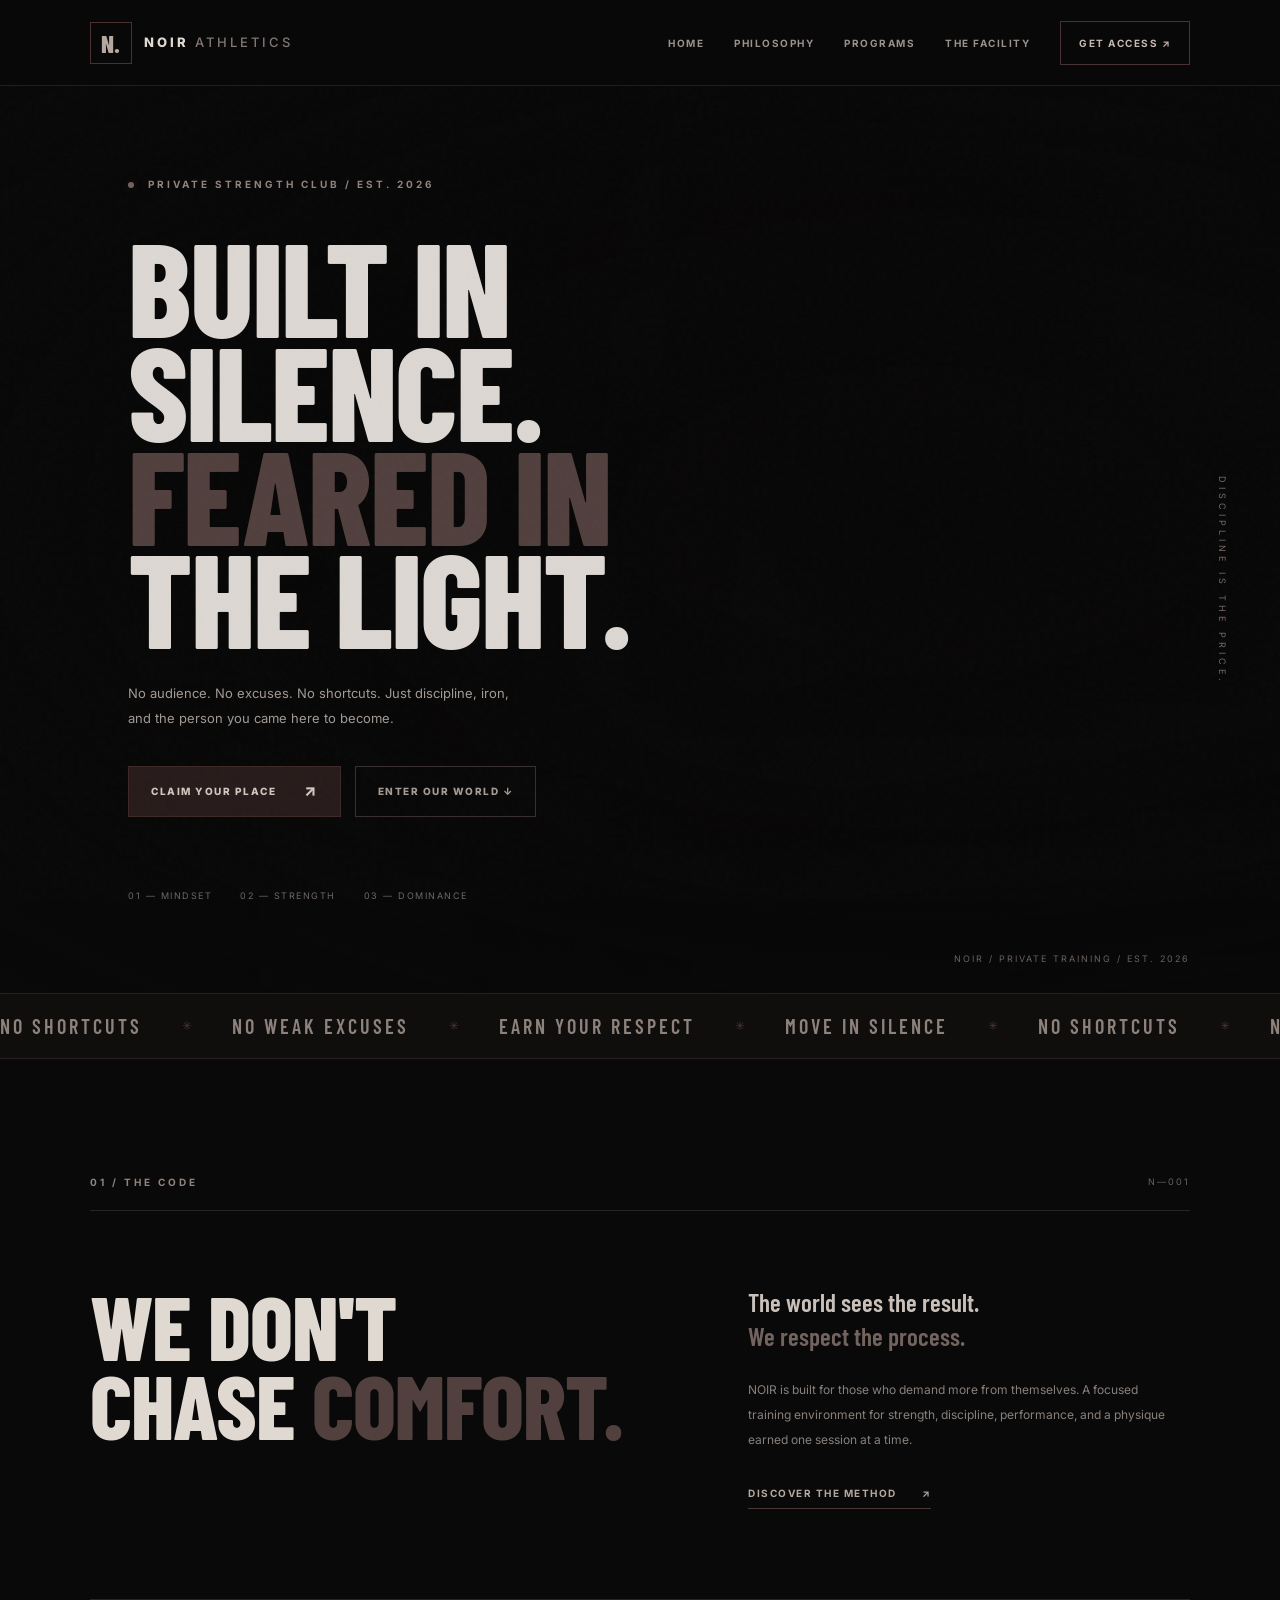
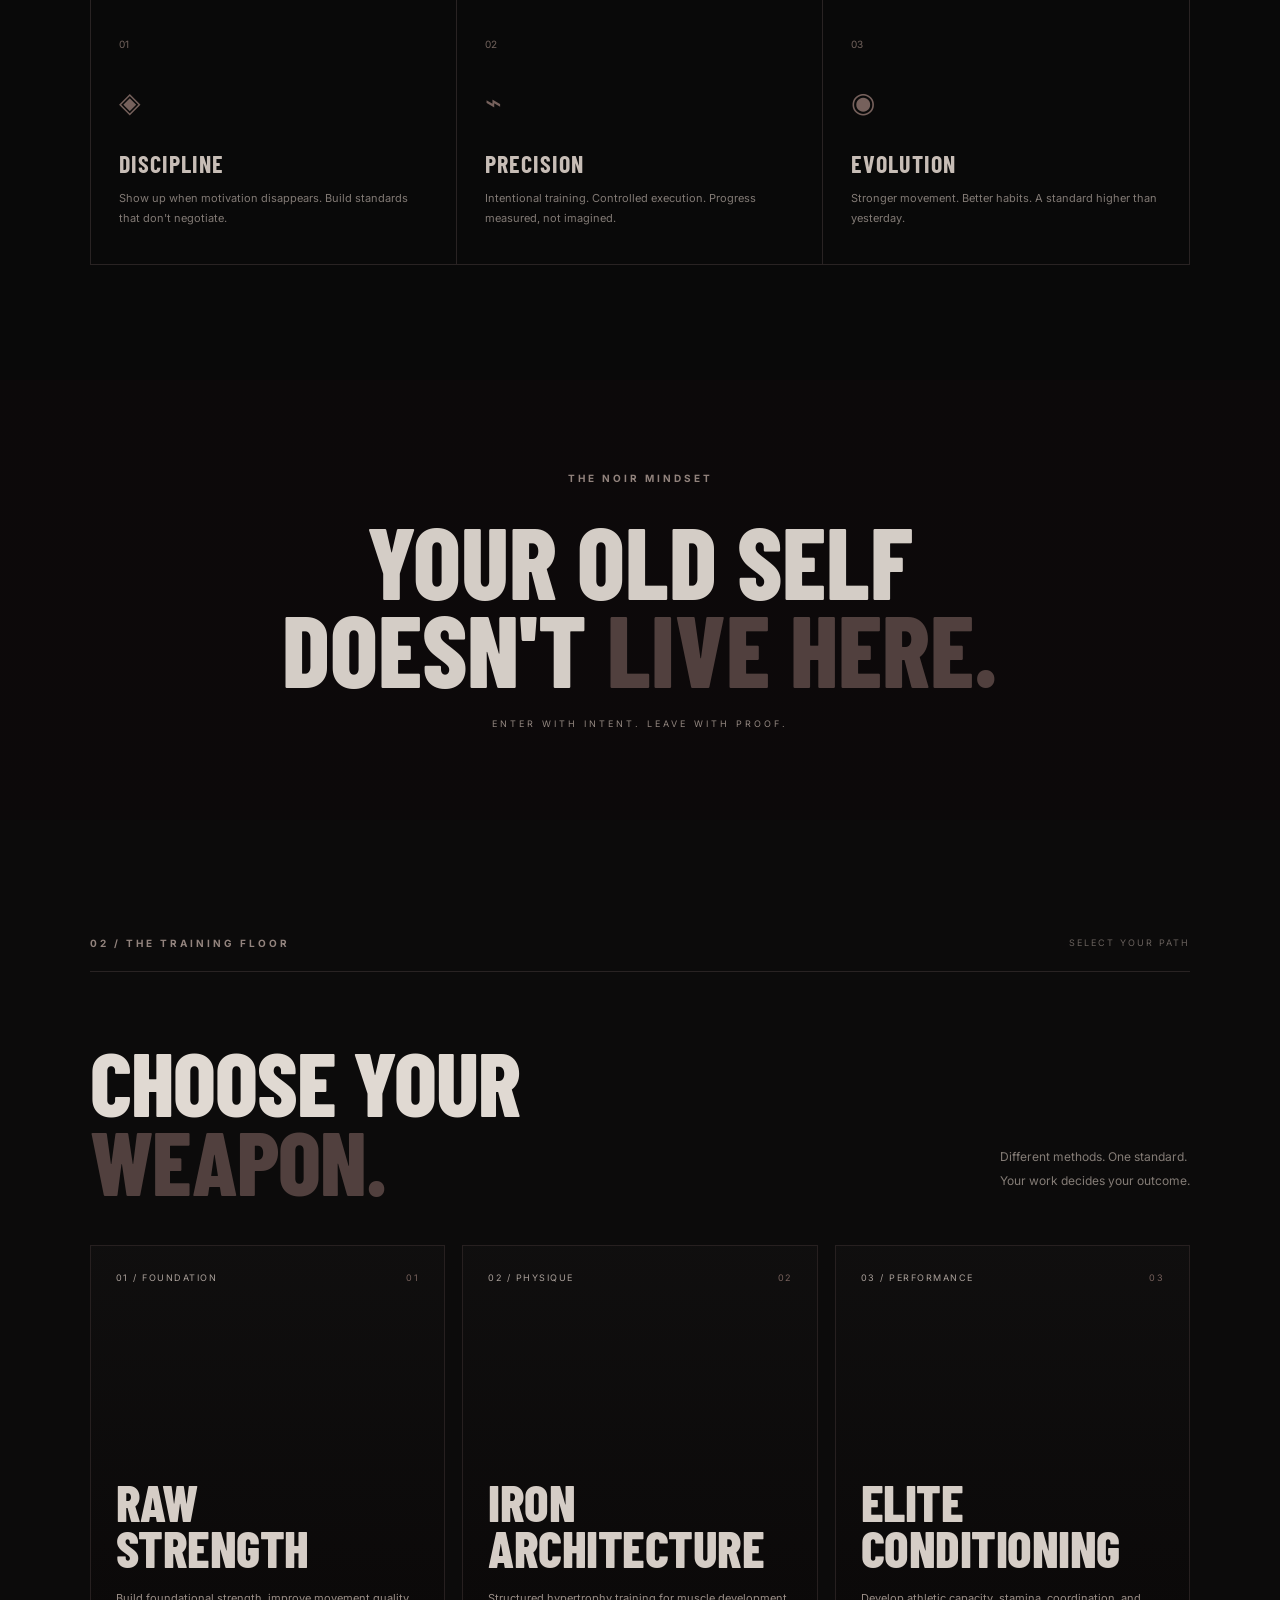
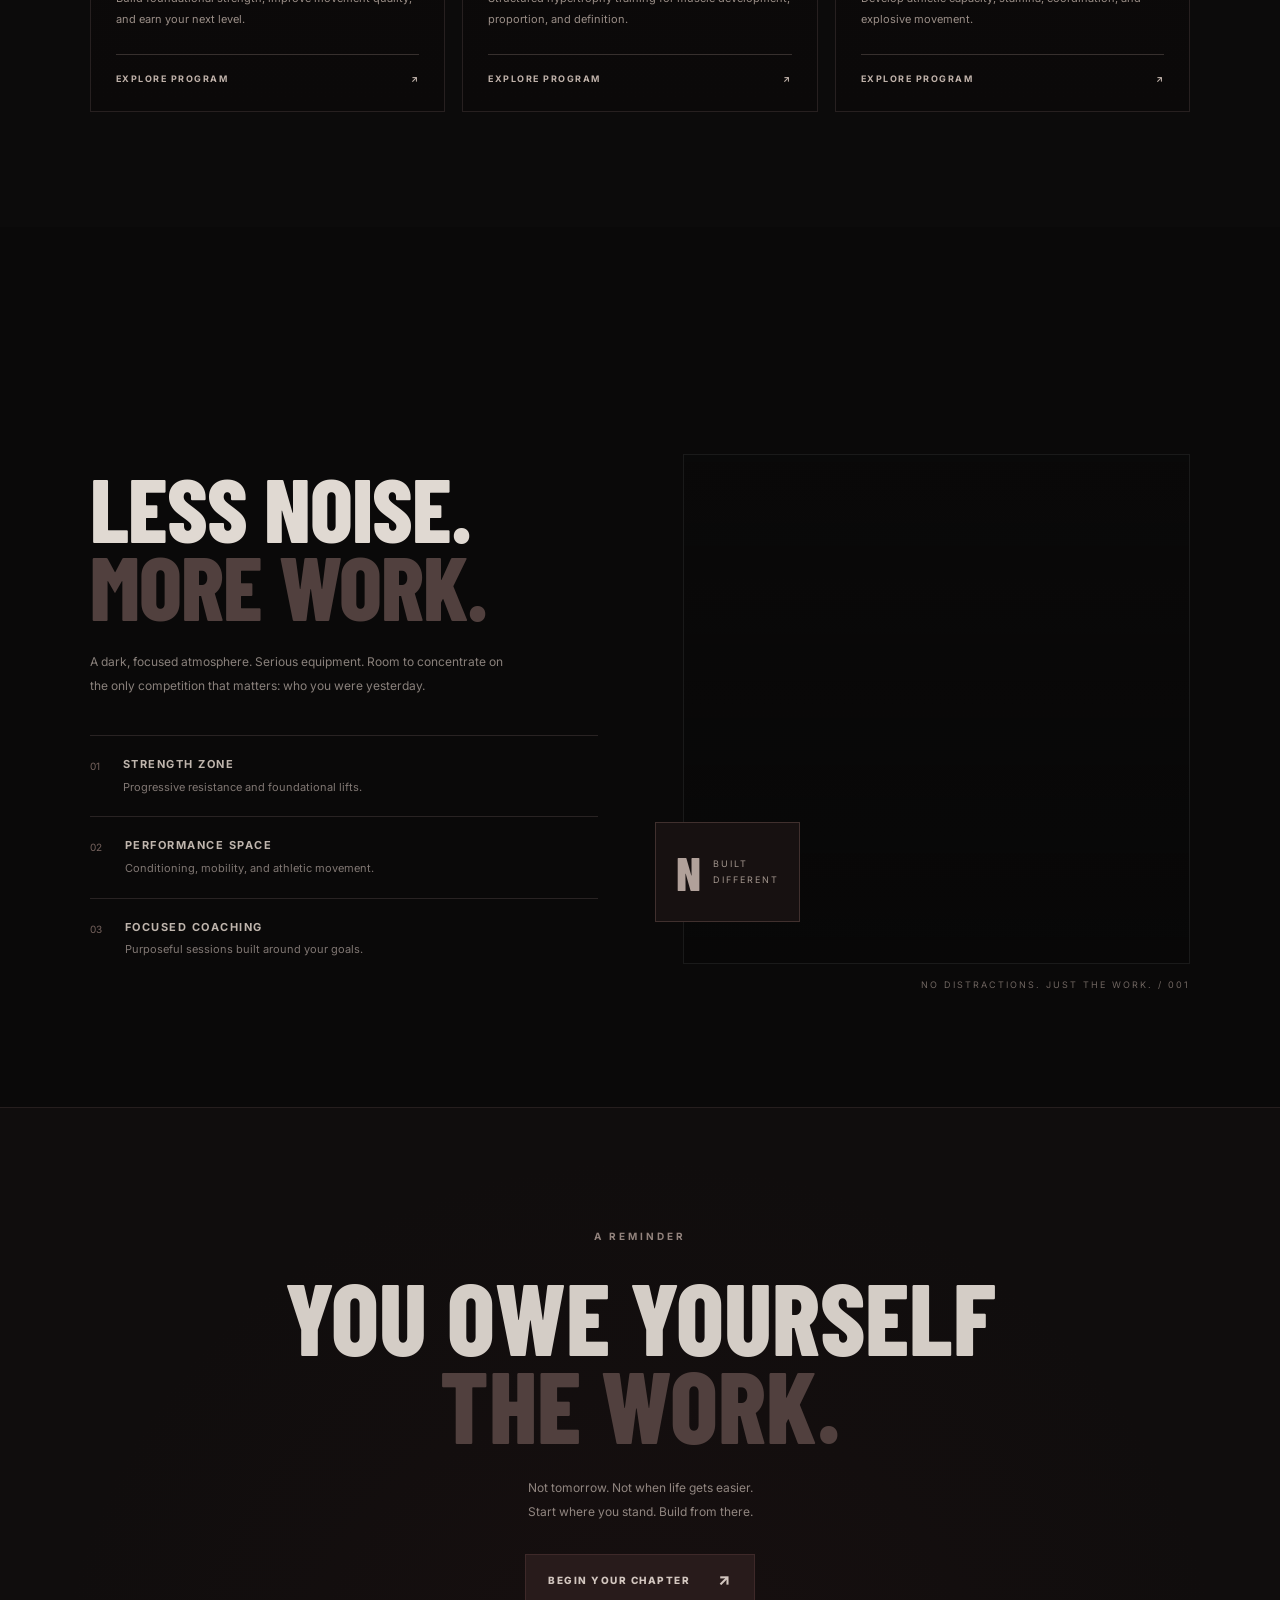
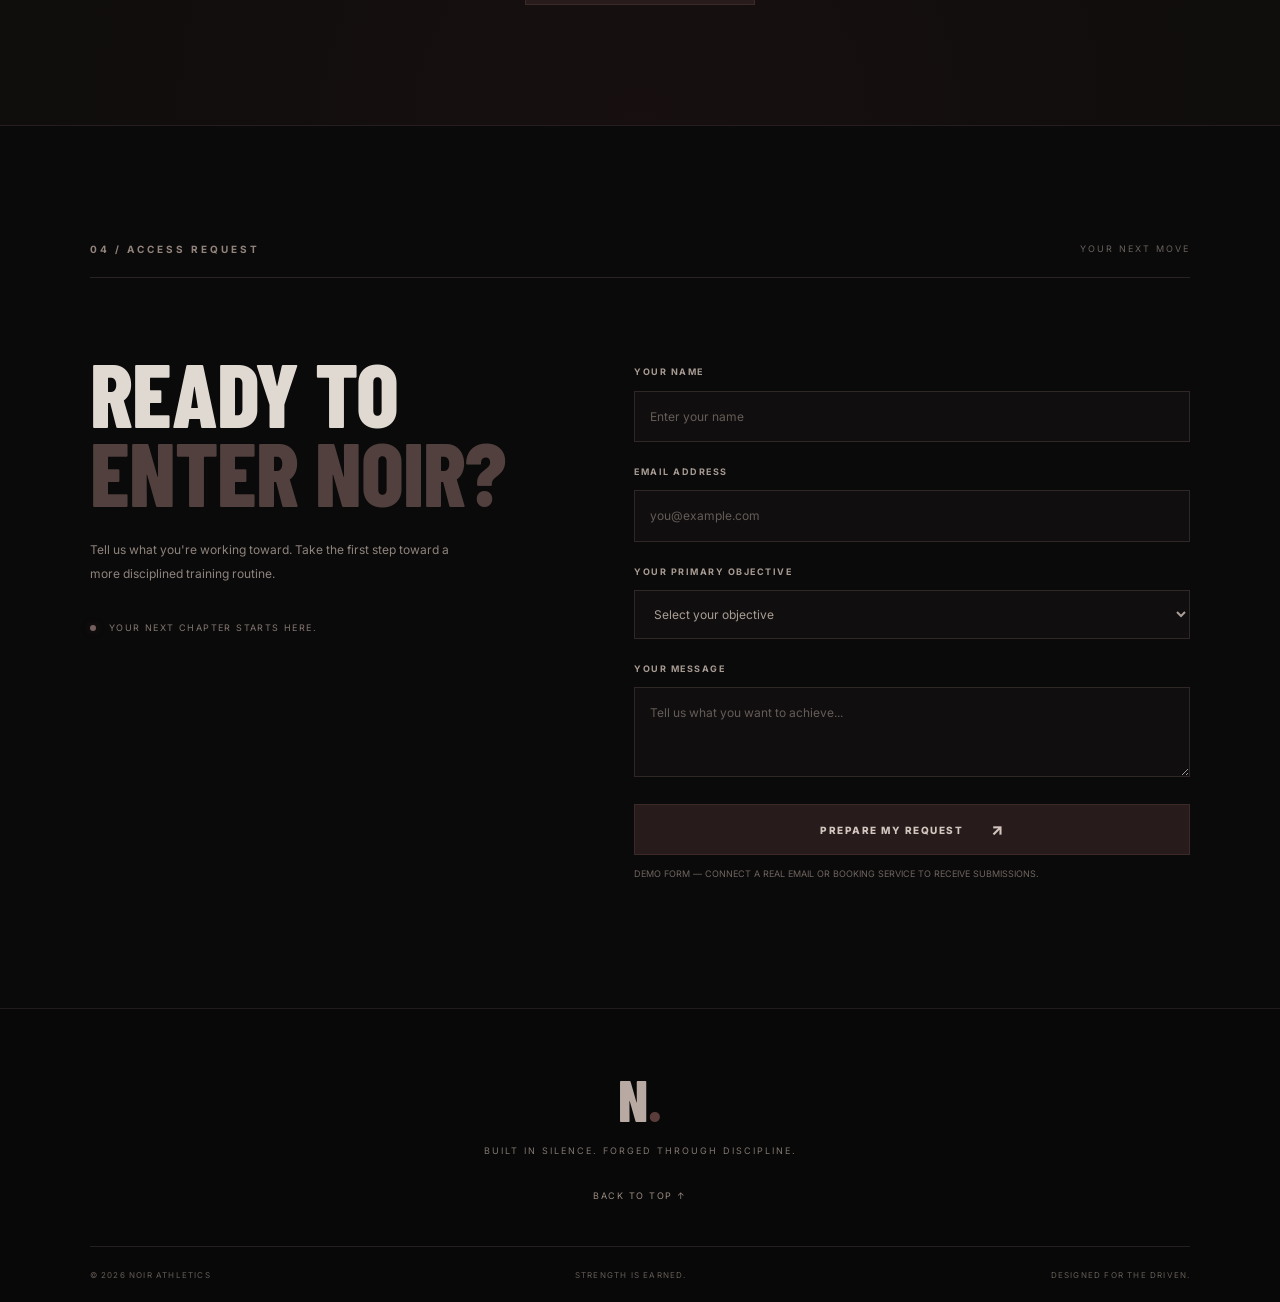
<file: index.html>
<!DOCTYPE html>
<html lang="en">
<head>
    <meta charset="UTF-8">
    <meta name="viewport" content="width=device-width, initial-scale=1.0">
    <meta name="theme-color" content="#090909">
    <meta name="description" content="NOIR ATHLETICS — Private strength training. Built in silence. Forged through discipline.">
    <title>NOIR ATHLETIChiS | Enter The Dark</title>

    <link rel="stylesheet" href="style2.css">
    <link rel="preconnect" href="https://fonts.googleapis.com">
    <link rel="preconnect" href="https://fonts.gstatic.com" crossorigin>
    <link href="https://fonts.googleapis.com/css2?family=Barlow+Condensed:wght@400;500;600;700;800;900&family=Inter:wght@400;500;600;700;800&display=swap" rel="stylesheet">
</head>

<body>
    <div class="noise"></div>

    <header class="header" id="top">
        <a href="#home" class="logo">
            <span class="logo-mark">N.</span>
            <span class="logo-text">NOIR<span> ATHLETICS</span></span>
        </a>

        <button class="menu-toggle" id="menuToggle"
                aria-label="Open navigation" aria-expanded="false">
            <span></span><span></span><span></span>
        </button>

        <nav class="nav" id="nav">
            <a href="#home">HOME</a>
            <a href="#philosophy">PHILOSOPHY</a>
            <a href="#programs">PROGRAMS</a>
            <a href="#facility">THE FACILITY</a>
            <a href="#contact" class="nav-cta">GET ACCESS ↗</a>
        </nav>
    </header>

    <main>
        <section class="hero" id="home">
            <div class="hero-bg"></div>
            <div class="hero-overlay"></div>

            <div class="hero-content reveal">
                <p class="eyebrow"><span class="status-dot"></span> PRIVATE STRENGTH CLUB / EST. 2026</p>

                <h1>BUILT IN<br>SILENCE.<br><span>FEARED IN</span><br>THE LIGHT.</h1>

                <p class="hero-description">
                    No audience. No excuses. No shortcuts.
                    Just discipline, iron, and the person you came here to become.
                </p>

                <div class="hero-actions">
                    <a href="#contact" class="btn btn-primary">CLAIM YOUR PLACE <span>↗</span></a>
                    <a href="#philosophy" class="btn btn-secondary">ENTER OUR WORLD ↓</a>
                </div>

                <div class="hero-meta">
                    <span>01 — MINDSET</span>
                    <span>02 — STRENGTH</span>
                    <span>03 — DOMINANCE</span>
                </div>
            </div>

            <div class="hero-side-label">DISCIPLINE IS THE PRICE.</div>
            <div class="hero-bottom-label">NOIR / PRIVATE TRAINING / EST. 2026</div>
        </section>

        <section class="ticker" aria-label="Our principles">
            <div class="ticker-track">
                <span>NO SHORTCUTS</span><i>✳</i>
                <span>NO WEAK EXCUSES</span><i>✳</i>
                <span>EARN YOUR RESPECT</span><i>✳</i>
                <span>MOVE IN SILENCE</span><i>✳</i>
                <span>NO SHORTCUTS</span><i>✳</i>
                <span>NO WEAK EXCUSES</span><i>✳</i>
                <span>EARN YOUR RESPECT</span><i>✳</i>
                <span>MOVE IN SILENCE</span><i>✳</i>
            </div>
        </section>

        <section class="philosophy section-pad" id="philosophy">
            <div class="section-top reveal">
                <p class="eyebrow">01 / THE CODE</p>
                <span class="section-index">N—001</span>
            </div>

            <div class="philosophy-grid">
                <div class="philosophy-heading reveal">
                    <h2>WE DON'T<br>CHASE <span>COMFORT.</span></h2>
                </div>

                <div class="philosophy-copy reveal">
                    <p class="large-copy">
                        The world sees the result.<br>
                        <span>We respect the process.</span>
                    </p>
                    <p class="body-copy">
                        NOIR is built for those who demand more from themselves.
                        A focused training environment for strength, discipline,
                        performance, and a physique earned one session at a time.
                    </p>
                    <a href="#programs" class="text-link">DISCOVER THE METHOD <span>↗</span></a>
                </div>
            </div>

            <div class="values-grid">
                <article class="value-card reveal">
                    <span class="value-number">01</span>
                    <div class="value-icon">◈</div>
                 <h3>DISCIPLINE</h3>
                    <p>Show up when motivation disappears. Build standards that don't negotiate.</p>
                </article>

                <article class="value-card reveal">
                    <span class="value-number">02</span>
                    <div class="value-icon">⌁</div>
                 <h3>PRECISION</h3>
                    <p>Intentional training. Controlled execution. Progress measured, not imagined.</p>
                </article>

                <article class="value-card reveal">
                    <span class="value-number">03</span>
                    <div class="value-icon">◉</div>
                 <h3>EVOLUTION</h3>
                    <p>Stronger movement. Better habits. A standard higher than yesterday.</p>
                </article>
            </div>
        </section>

        <section class="statement">
            <div class="statement-image"></div>
            <div class="statement-overlay"></div>
            <div class="statement-content reveal">
                <p class="eyebrow">THE NOIR MINDSET</p>
                <h2>YOUR OLD SELF<br>DOESN'T <span>LIVE HERE.</span></h2>
                <p>ENTER WITH INTENT. LEAVE WITH PROOF.</p>
            </div>
        </section>

        <section class="programs section-pad" id="programs">
            <div class="section-top reveal">
                <p class="eyebrow">02 / THE TRAINING FLOOR</p>
                <span class="section-index">SELECT YOUR PATH</span>
            </div>

            <div class="programs-heading reveal">
                <h2>CHOOSE YOUR<br><span>WEAPON.</span></h2>
                <p>Different methods. One standard.<br>Your work decides your outcome.</p>
            </div>

            <div class="program-grid">
                <article class="program-card program-one reveal">
                    <div class="program-image"></div>
                    <div class="program-content">
                        <div class="program-top"><span>01 / FOUNDATION</span><span>01</span></div>
                        <h3>RAW<br>STRENGTH</h3>
                        <p>Build foundational strength, improve movement quality, and earn your next level.</p>
                        <a href="#contact" class="program-link" data-program="Raw Strength">EXPLORE PROGRAM <span>↗</span></a>
                    </div>
                </article>

                <article class="program-card program-two reveal">
                    <div class="program-image"></div>
                    <div class="program-content">
                        <div class="program-top"><span>02 / PHYSIQUE</span><span>02</span></div>
                        <h3>IRON<br>ARCHITECTURE</h3>
                        <p>Structured hypertrophy training for muscle development, proportion, and definition.</p>
                        <a href="#contact" class="program-link" data-program="Iron Architecture">EXPLORE PROGRAM <span>↗</span></a>
                    </div>
                </article>

                <article class="program-card program-three reveal">
                    <div class="program-image"></div>
                    <div class="program-content">
                        <div class="program-top"><span>03 / PERFORMANCE</span><span>03</span></div>
                        <h3>ELITE<br>CONDITIONING</h3>
                        <p>Develop athletic capacity, stamina, coordination, and explosive movement.</p>
                        <a href="#contact" class="program-link" data-program="Elite Conditioning">EXPLORE PROGRAM <span>↗</span></a>
                    </div>
                </article>
            </div>
        </section>

        <section class="facility section-pad" id="facility">
            <div class="section-top reveal">
                <p class="eyebrow">03 / THE ENVIRONMENT</p>
                <span class="section-index">BUILT FOR FOCUS</span>
            </div>

            <div class="facility-grid">
                <div class="facility-copy reveal">
                    <h2>LESS NOISE.<br><span>MORE WORK.</span></h2>
                    <p>
                        A dark, focused atmosphere. Serious equipment.
                        Room to concentrate on the only competition that matters:
                        who you were yesterday.
                    </p>

                    <div class="facility-feature">
                        <span>01</span>
                        <div><h4>STRENGTH ZONE</h4><p>Progressive resistance and foundational lifts.</p></div>
                    </div>
                    <div class="facility-feature">
                        <span>02</span>
                        <div><h4>PERFORMANCE SPACE</h4><p>Conditioning, mobility, and athletic movement.</p></div>
                    </div>
                    <div class="facility-feature">
                        <span>03</span>
                        <div><h4>FOCUSED COACHING</h4><p>Purposeful sessions built around your goals.</p></div>
                    </div>
                </div>

                <div class="facility-visual reveal">
                    <div class="facility-photo"></div>
                    <div class="facility-stamp"><span>N</span><small>BUILT<br>DIFFERENT</small></div>
                    <p class="image-caption">NO DISTRACTIONS. JUST THE WORK. / 001</p>
                </div>
            </div>
        </section>

        <section class="manifesto">
            <div class="manifesto-inner reveal">
                <p class="eyebrow">A REMINDER</p>
                <h2>YOU OWE YOURSELF<br><span>THE WORK.</span></h2>
                <p>Not tomorrow. Not when life gets easier.<br>Start where you stand. Build from there.</p>
                <a href="#contact" class="btn btn-primary">BEGIN YOUR CHAPTER <span>↗</span></a>
            </div>
        </section>

        <section class="contact section-pad" id="contact">
            <div class="section-top reveal">
                <p class="eyebrow">04 / ACCESS REQUEST</p>
                <span class="section-index">YOUR NEXT MOVE</span>
            </div>

            <div class="contact-grid">
                <div class="contact-copy reveal">
                    <h2>READY TO<br><span>ENTER NOIR?</span></h2>
                    <p>Tell us what you're working toward. Take the first step toward a more disciplined training routine.</p>
                    <div class="contact-note"><span class="status-dot"></span> YOUR NEXT CHAPTER STARTS HERE.</div>
                </div>

                <form class="contact-form reveal" id="contactForm">
                    <label for="name">YOUR NAME</label>
                    <input id="name" name="name" type="text" placeholder="Enter your name" required>

                    <label for="email">EMAIL ADDRESS</label>
                    <input id="email" name="email" type="email" placeholder="you@example.com" required>

                    <label for="goal">YOUR PRIMARY OBJECTIVE</label>
                    <select id="goal" name="goal" required>
                        <option value="" disabled selected>Select your objective</option>
                        <option>Build muscle</option>
                        <option>Increase strength</option>
                        <option>Improve conditioning</option>
                        <option>Transform my physique</option>
                        <option>Personal training</option>
                    </select>

                    <label for="message">YOUR MESSAGE</label>
                    <textarea id="message" name="message" rows="3" placeholder="Tell us what you want to achieve..."></textarea>

                    <button class="btn btn-primary submit-btn" type="submit">
                        PREPARE MY REQUEST <span>↗</span>
                    </button>
                    <p class="form-note">DEMO FORM — CONNECT A REAL EMAIL OR BOOKING SERVICE TO RECEIVE SUBMISSIONS.</p>
                    <p class="form-status" id="formStatus" role="status" aria-live="polite"></p>
                </form>
            </div>
        </section>
    </main>

    <footer class="footer">
        <a href="#top" class="footer-brand">N<span>.</span></a>
        <p>BUILT IN SILENCE. FORGED THROUGH DISCIPLINE.</p>
        <a href="#top" class="back-top">BACK TO TOP ↑</a>
        <div class="footer-bottom">
            <span>© 2026 NOIR ATHLETICS</span>
            <span>STRENGTH IS EARNED.</span>
            <span>DESIGNED FOR THE DRIVEN.</span>
        </div>
    </footer>

    <script src="script2.js"></script>
</body>
</html>
</file>
<file: style2.css>
/* =========================================
   NOIR ATHLETICS
   Dark Mafia / Luxury Gym Website
   File: syle2.css
   ========================================= */

:root {
    --bg: #090909;
    --surface: #101010;
    --surface-2: #151212;
    --maroon: #281617;
    --maroon-light: #392122;
    --text: #d4cdc6;
    --muted: #89807a;
    --heading: #e0d9d2;
    --line: #292323;
    --heading-font: "Barlow Condensed", Impact, sans-serif;
    --body-font: "Inter", Arial, sans-serif;
    --container: 1240px;
}

* {
    margin: 0;
    padding: 0;
    box-sizing: border-box;
}

html {
    scroll-behavior: smooth;
    scroll-padding-top: 90px;
}

body {
    background: var(--bg);
    color: var(--text);
    font-family: var(--body-font);
    line-height: 1.6;
    overflow-x: hidden;
}

body.menu-open {
    overflow: hidden;
}

a {
    color: inherit;
    text-decoration: none;
}

button,
input,
select,
textarea {
    font: inherit;
}

button,
a {
    -webkit-tap-highlight-color: transparent;
}

button:focus-visible,
a:focus-visible,
input:focus-visible,
select:focus-visible,
textarea:focus-visible {
    outline: 2px solid #75615d;
    outline-offset: 4px;
}

::selection {
    background: #392122;
    color: #eee8e2;
}

/* TEXTURE */

.noise {
    position: fixed;
    inset: 0;
    z-index: 20;
    pointer-events: none;
    opacity: .035;
    background-image: url("data:image/svg+xml,%3Csvg viewBox='0 0 180 180' xmlns='http://www.w3.org/2000/svg'%3E%3Cfilter id='n'%3E%3CfeTurbulence type='fractalNoise' baseFrequency='.92' numOctaves='3' stitchTiles='stitch'/%3E%3C/filter%3E%3Crect width='100%25' height='100%25' filter='url(%23n)' opacity='.5'/%3E%3C/svg%3E");
}

/* HEADER */

.header {
    height: 86px;
    padding: 0 7%;
    display: flex;
    align-items: center;
    justify-content: space-between;
    position: sticky;
    top: 0;
    z-index: 100;
    background: rgba(9, 9, 9, .96);
    border-bottom: 1px solid #211e1e;
    backdrop-filter: blur(15px);
}

.logo {
    display: flex;
    align-items: center;
    gap: 12px;
}

.logo-mark {
    width: 42px;
    height: 42px;
    display: grid;
    place-items: center;
    border: 1px solid #4a3030;
    color: #b5a6a0;
    font: 800 25px var(--heading-font);
}

.logo-text {
    color: var(--heading);
    font-size: 13px;
    font-weight: 800;
    letter-spacing: 3px;
}

.logo-text span {
    color: #817774;
    font-weight: 500;
}

.nav {
    display: flex;
    align-items: center;
    gap: 30px;
}

.nav a {
    color: #99918d;
    font-size: 10px;
    font-weight: 700;
    letter-spacing: 1.5px;
    transition: color .25s ease;
}

.nav a:hover {
    color: #e2d9d2;
}

.nav .nav-cta {
    padding: 13px 18px;
    border: 1px solid #493233;
    color: #c5b7b1;
}

.menu-toggle {
    display: none;
    width: 38px;
    height: 38px;
    background: transparent;
    border: none;
    cursor: pointer;
}

.menu-toggle span {
    display: block;
    width: 23px;
    height: 2px;
    margin: 5px auto;
    background: #c9bcb5;
    transition: transform .25s ease, opacity .25s ease;
}

.menu-toggle.active span:first-child {
    transform: translateY(7px) rotate(45deg);
}

.menu-toggle.active span:nth-child(2) {
    opacity: 0;
}

.menu-toggle.active span:last-child {
    transform: translateY(-7px) rotate(-45deg);
}

/* HERO */

.hero {
    min-height: 700px;
    min-height: min(790px, calc(100svh - 86px));
    position: relative;
    display: flex;
    align-items: center;
    padding: 90px 10%;
    overflow: hidden;
    background: #0b0909;
}

.hero-bg {
    position: absolute;
    inset: 0;
    background:
        linear-gradient(90deg, #090909 0%, rgba(9,9,9,.96) 28%, rgba(9,9,9,.65) 58%, rgba(9,9,9,.75) 100%),
        linear-gradient(0deg, #090909 0%, transparent 35%, rgba(9,9,9,.2) 100%),
        url("https://images.unsplash.com/photo-1534438327276-14e5300c3a48?auto=format&fit=crop&w=2000&q=85");
    background-size: cover;
    background-position: center;
    animation: heroReveal 1.2s ease both;
}

.hero-overlay {
    position: absolute;
    inset: 0;
    pointer-events: none;
    background: radial-gradient(ellipse at 72% 48%, transparent 0%, rgba(8,7,7,.3) 55%, #090909 100%);
}

.hero-content {
    max-width: 760px;
    position: relative;
    z-index: 2;
}

.eyebrow {
    color: #92837d;
    font-size: 10px;
    font-weight: 700;
    letter-spacing: 3px;
}

.status-dot {
    display: inline-block;
    width: 6px;
    height: 6px;
    margin-right: 9px;
    border-radius: 50%;
    background: #76605d;
    box-shadow: 0 0 10px rgba(118, 96, 93, .25);
}

.hero h1 {
    margin: 42px 0 32px;
    color: #dcd7d2;
    font: 800 clamp(76px, 10.4vw, 145px)/.78 var(--heading-font);
    letter-spacing: -2px;
}

.hero h1 span,
.philosophy h2 span,
.programs-heading h2 span,
.facility-copy h2 span,
.statement h2 span,
.manifesto h2 span,
.contact-copy h2 span {
    color: #51403e;
}

.hero-description {
    max-width: 390px;
    color: #a29a94;
    font-size: 13px;
    line-height: 1.9;
}

.hero-actions {
    display: flex;
    flex-wrap: wrap;
    gap: 14px;
    margin-top: 35px;
}

.btn {
    min-height: 51px;
    padding: 0 22px;
    display: inline-flex;
    align-items: center;
    justify-content: center;
    gap: 28px;
    border: 1px solid transparent;
    font-size: 10px;
    font-weight: 800;
    letter-spacing: 1.5px;
    cursor: pointer;
    transition: background .25s, border-color .25s, transform .25s;
}

.btn span {
    font-size: 16px;
}

.btn-primary {
    color: #d2c6bf;
    background: #281b1b;
    border-color: #3e2929;
}

.btn-primary:hover {
    background: #352323;
    border-color: #604242;
    transform: translateY(-2px);
}

.btn-secondary {
    color: #a49a94;
    background: rgba(10,10,10,.5);
    border-color: #37302e;
}

.btn-secondary:hover {
    background: #191515;
    border-color: #5a4644;
}

.hero-meta {
    display: flex;
    flex-wrap: wrap;
    gap: 28px;
    margin-top: 72px;
}

.hero-meta span {
    color: #6f6864;
    font-size: 9px;
    letter-spacing: 1.5px;
}

.hero-side-label {
    position: absolute;
    top: 43%;
    right: 4%;
    color: #756a65;
    font-size: 9px;
    letter-spacing: 4px;
    writing-mode: vertical-rl;
}

.hero-bottom-label {
    position: absolute;
    right: 7%;
    bottom: 27px;
    color: #6b625d;
    font-size: 9px;
    letter-spacing: 2px;
}

/* MOVING TICKER */

.ticker {
    padding: 20px 0;
    overflow: hidden;
    background: #100d0d;
    border-top: 1px solid #292020;
    border-bottom: 1px solid #292020;
}

.ticker-track {
    display: flex;
    align-items: center;
    justify-content: space-around;
    gap: 40px;
    width: max-content;
    animation: tickerMove 35s linear infinite;
}

.ticker-track span {
    color: #8c817b;
    font: 600 20px var(--heading-font);
    letter-spacing: 3px;
    white-space: nowrap;
}

.ticker-track i {
    color: #493434;
    font-size: 12px;
    font-style: normal;
}

/* SHARED SECTIONS */

.section-pad {
    padding: 115px max(7%, calc((100% - var(--container)) / 2));
}

.section-top {
    display: flex;
    align-items: center;
    justify-content: space-between;
    padding-bottom: 20px;
    border-bottom: 1px solid var(--line);
}

.section-index {
    color: #69615d;
    font-size: 9px;
    letter-spacing: 2px;
}

/* PHILOSOPHY */

.philosophy-grid {
    display: grid;
    grid-template-columns: 1.15fr .85fr;
    gap: 60px;
    padding: 75px 0 90px;
}

.philosophy h2,
.programs-heading h2,
.facility-copy h2,
.contact-copy h2 {
    color: var(--heading);
    font: 800 clamp(55px, 7vw, 92px)/.88 var(--heading-font);
    letter-spacing: -1px;
}

.large-copy {
    color: #c9c0ba;
    font: 600 25px/1.35 var(--heading-font);
}

.large-copy span {
    color: #72635e;
}

.body-copy {
    max-width: 420px;
    margin: 23px 0 27px;
    color: #88807b;
    font-size: 12px;
    line-height: 2.1;
}

.text-link {
    display: inline-flex;
    align-items: center;
    gap: 25px;
    padding-bottom: 7px;
    color: #b5a8a1;
    border-bottom: 1px solid #4b3735;
    font-size: 10px;
    font-weight: 700;
    letter-spacing: 1.5px;
}

.values-grid {
    display: grid;
    grid-template-columns: repeat(3, minmax(0, 1fr));
    border-top: 1px solid var(--line);
    border-bottom: 1px solid var(--line);
}

.value-card {
    position: relative;
    padding: 30px 28px 35px;
    border-right: 1px solid var(--line);
    transition: background .3s;
}

.value-card:first-child {
    border-left: 1px solid var(--line);
}

.value-card:hover {
    background: #100e0e;
}

.value-number {
    color: #72635d;
    font-size: 10px;
}

.value-icon {
    margin: 24px 0;
    color: #76615c;
    font-size: 28px;
}

.value-card h3 {
    color: #c7bdb6;
    font: 700 24px var(--heading-font);
    letter-spacing: 1px;
}

.value-card p {
    margin-top: 10px;
    color: #827a75;
    font-size: 11px;
    line-height: 1.9;
}

/* CINEMATIC STATEMENT */

.statement {
    position: relative;
    min-height: 440px;
    padding: 80px 6%;
    display: grid;
    place-items: center;
    overflow: hidden;
    background: #0d0b0b;
    text-align: center;
}

.statement-image {
    position: absolute;
    inset: 0;
    background:
        linear-gradient(0deg, #0b0909 0%, rgba(11,9,9,.5) 45%, #0b0909 100%),
        url("https://images.unsplash.com/photo-1583454110551-21f2fa2afe61?auto=format&fit=crop&w=1800&q=80") center 42% / cover;
    opacity: .48;
}

.statement-overlay {
    position: absolute;
    inset: 0;
    background: rgba(13,8,9,.34);
}

.statement-content {
    position: relative;
}

.statement h2,
.manifesto h2 {
    margin: 30px 0 25px;
    color: #d4cdc6;
    font: 800 clamp(50px, 8vw, 100px)/.88 var(--heading-font);
}

.statement-content > p:last-child {
    color: #938780;
    font-size: 9px;
    letter-spacing: 3px;
}

/* PROGRAMS */

.programs {
    background: #0c0b0b;
}

.programs-heading {
    display: flex;
    align-items: end;
    justify-content: space-between;
    gap: 30px;
    margin: 70px 0 45px;
}

.programs-heading > p {
    padding-bottom: 7px;
    color: #847c76;
    font-size: 12px;
    line-height: 2;
}

.program-grid {
    display: grid;
    grid-template-columns: repeat(3, minmax(0, 1fr));
    gap: 17px;
}

.program-card {
    position: relative;
    min-height: 465px;
    overflow: hidden;
    isolation: isolate;
    background: #111010;
    border: 1px solid #272020;
}

.program-image {
    position: absolute;
    inset: 0;
    z-index: -2;
    background-size: cover;
    background-position: center;
    filter: grayscale(1) brightness(.4);
    transform: scale(1);
    transition: transform .6s ease, filter .6s ease;
}

.program-one .program-image {
    background-image: url("https://images.unsplash.com/photo-1583454110551-21f2fa2afe61?auto=format&fit=crop&w=900&q=80");
}

.program-two .program-image {
    background-image: url("https://images.unsplash.com/photo-1534438327276-14e5300c3a48?auto=format&fit=crop&w=900&q=80");
}

.program-three .program-image {
    background-image: url("https://images.unsplash.com/photo-1517836357463-d25dfeac3438?auto=format&fit=crop&w=900&q=80");
}

.program-card::after {
    content: "";
    position: absolute;
    inset: 0;
    z-index: -1;
    background: linear-gradient(0deg, #0b0909 0%, rgba(11,9,9,.95) 27%, rgba(11,9,9,.2) 100%);
}

.program-card:hover .program-image {
    transform: scale(1.06);
    filter: grayscale(1) brightness(.55);
}

.program-content {
    min-height: 465px;
    padding: 25px;
    display: flex;
    flex-direction: column;
}

.program-top {
    display: flex;
    justify-content: space-between;
    color: #aaa09a;
    font-size: 9px;
    letter-spacing: 1.5px;
}

.program-top span:last-child {
    color: #76615c;
}

.program-content h3 {
    margin-top: auto;
    color: #d5cdc6;
    font: 800 clamp(39px, 4vw, 55px)/.9 var(--heading-font);
    letter-spacing: -.5px;
}

.program-content p {
    margin: 17px 0 24px;
    color: #9a8e87;
    font-size: 11px;
    line-height: 1.9;
}

.program-link {
    padding-top: 17px;
    display: flex;
    align-items: center;
    justify-content: space-between;
    color: #c0b2aa;
    border-top: 1px solid #37302e;
    font-size: 9px;
    font-weight: 700;
    letter-spacing: 1.5px;
}

/* FACILITY */

.facility {
    background: #0a0909;
}

.facility-grid {
    display: grid;
    grid-template-columns: 1fr 1fr;
    align-items: center;
    gap: 85px;
    padding-top: 75px;
}

.facility-copy > p {
    max-width: 430px;
    margin: 25px 0 37px;
    color: #89807b;
    font-size: 12px;
    line-height: 2;
}

.facility-feature {
    display: flex;
    gap: 23px;
    padding: 20px 0;
    border-top: 1px solid #292323;
}

.facility-feature > span {
    padding-top: 2px;
    color: #76635e;
    font-size: 10px;
}

.facility-feature h4 {
    color: #bfb5ad;
    font-size: 11px;
    letter-spacing: 1.5px;
}

.facility-feature p {
    margin-top: 5px;
    color: #807773;
    font-size: 11px;
}

.facility-visual {
    position: relative;
}

.facility-photo {
    height: 510px;
    background:
        linear-gradient(0deg, rgba(9,9,9,.55), rgba(9,9,9,.12)),
        url("https://images.unsplash.com/photo-1534438327276-14e5300c3a48?auto=format&fit=crop&w=1100&q=85") center / cover;
    filter: grayscale(1) brightness(.65);
    border: 1px solid #302626;
}

.facility-stamp {
    position: absolute;
    left: -28px;
    bottom: 70px;
    padding: 20px;
    display: flex;
    align-items: center;
    gap: 12px;
    background: #171111;
    border: 1px solid #40302e;
}

.facility-stamp > span {
    color: #b1a19a;
    font: 800 48px var(--heading-font);
}

.facility-stamp small {
    color: #a1948c;
    font-size: 9px;
    letter-spacing: 2px;
    line-height: 1.8;
}

.image-caption {
    margin-top: 14px;
    color: #6f6560;
    font-size: 9px;
    letter-spacing: 2px;
    text-align: right;
}

/* MANIFESTO */

.manifesto {
    padding: 120px 6%;
    background:
        radial-gradient(ellipse at 50% 100%, rgba(49,24,25,.22), transparent 65%),
        #100d0d;
    border-top: 1px solid #261e1e;
    border-bottom: 1px solid #261e1e;
    text-align: center;
}

.manifesto h2 {
    margin: 28px 0;
}

.manifesto > div > p:not(.eyebrow) {
    margin-bottom: 30px;
    color: #918680;
    font-size: 12px;
    line-height: 2;
}

/* CONTACT */

.contact {
    background: #0b0a0a;
}

.contact-grid {
    display: grid;
    grid-template-columns: .9fr 1.1fr;
    gap: 90px;
    padding-top: 75px;
}

.contact-copy > p {
    max-width: 390px;
    margin-top: 27px;
    color: #8d837d;
    font-size: 12px;
    line-height: 2;
}

.contact-note {
    margin-top: 35px;
    color: #847873;
    font-size: 9px;
    letter-spacing: 1.4px;
}

.contact-form {
    display: flex;
    flex-direction: column;
    gap: 11px;
}

.contact-form label {
    margin-top: 12px;
    color: #a79b93;
    font-size: 9px;
    font-weight: 700;
    letter-spacing: 1.5px;
}

.contact-form input,
.contact-form select,
.contact-form textarea {
    width: 100%;
    padding: 15px;
    color: #d1c6be;
    background: #100e0e;
    border: 1px solid #302727;
    border-radius: 0;
    font-size: 12px;
    outline: none;
    transition: border-color .2s;
}

.contact-form input:focus,
.contact-form select:focus,
.contact-form textarea:focus {
    border-color: #67504c;
}

.contact-form input::placeholder,
.contact-form textarea::placeholder {
    color: #645c58;
}

.contact-form select {
    color: #a99d96;
}

.contact-form select option {
    background: #100e0e;
}

.contact-form textarea {
    min-height: 90px;
    resize: vertical;
}

.submit-btn {
    width: 100%;
    margin-top: 16px;
}

.form-note {
    color: #6e6560;
    font-size: 9px;
    line-height: 1.8;
}

.form-status {
    color: #c3b5ab;
    font-size: 11px;
    overflow-wrap: anywhere;
}

/* FOOTER */

.footer {
    padding: 55px 7% 20px;
    background: #080808;
    border-top: 1px solid #211b1b;
    text-align: center;
}

.footer-brand {
    color: #b8aaa2;
    font: 800 58px var(--heading-font);
}

.footer-brand span {
    color: #5a3d3b;
}

.footer > p {
    margin: 10px 0 22px;
    color: #827771;
    font-size: 9px;
    letter-spacing: 2px;
}

.back-top {
    color: #9b8b82;
    font-size: 9px;
    letter-spacing: 1.5px;
}

.footer-bottom {
    display: flex;
    justify-content: space-between;
    gap: 20px;
    margin-top: 40px;
    padding-top: 22px;
    border-top: 1px solid #252020;
    color: #655d58;
    font-size: 8px;
    letter-spacing: 1.2px;
}

/* ANIMATIONS */

.reveal {
    opacity: 0;
    transform: translateY(24px);
    transition: opacity .75s ease, transform .75s ease;
}

.reveal.visible {
    opacity: 1;
    transform: translateY(0);
}

@keyframes tickerMove {
    from {
        transform: translateX(0);
    }
    to {
        transform: translateX(-50%);
    }
}

@keyframes heroReveal {
    from {
        opacity: .5;
        transform: scale(1.06);
    }
    to {
        opacity: 1;
        transform: scale(1.02);
    }
}

/* TABLET */

@media (max-width: 1000px) {
    .header {
        padding: 0 5%;
    }

    .nav {
        gap: 17px;
    }

    .nav a {
        font-size: 9px;
    }

    .hero {
        padding-left: 7%;
    }

    .section-pad {
        padding: 90px 5%;
    }

    .philosophy-grid,
    .facility-grid {
        gap: 40px;
    }

    .program-content {
        padding: 18px;
    }

    .program-content h3 {
        font-size: 43px;
    }

    .contact-grid {
        gap: 45px;
    }
}

/* MOBILE */

@media (max-width: 720px) {
    .header {
        height: 72px;
        padding: 0 6%;
    }

    .logo-mark {
        width: 36px;
        height: 36px;
    }

    .logo-text {
        font-size: 11px;
        letter-spacing: 2px;
    }

    .menu-toggle {
        display: block;
        position: relative;
        z-index: 102;
    }

    .nav {
        position: fixed;
        inset: 72px 0 0;
        height: calc(100svh - 72px);
        padding: 30px;
        display: flex;
        flex-direction: column;
        justify-content: center;
        align-items: center;
        gap: 30px;
        background: rgba(9,8,8,.99);
        visibility: hidden;
        opacity: 0;
        transform: translateY(-10px);
        transition: opacity .25s, transform .25s, visibility .25s;
        z-index: 101;
    }

    .nav.open {
        visibility: visible;
        opacity: 1;
        transform: translateY(0);
    }

    .nav a {
        font-size: 13px;
        letter-spacing: 2px;
    }

    .nav .nav-cta {
        margin-top: 10px;
        padding: 16px 25px;
    }

    .hero {
        min-height: 720px;
        min-height: calc(100svh - 72px);
        padding: 75px 7% 65px;
        align-items: center;
    }

    .hero-bg {
        background-image:
            linear-gradient(90deg, rgba(9,9,9,.94), rgba(9,9,9,.73)),
            linear-gradient(0deg, #090909, transparent 60%),
            url("https://images.unsplash.com/photo-1534438327276-14e5300c3a48?auto=format&fit=crop&w=1200&q=80");
        background-position: 58% center;
    }

    .hero h1 {
        margin: 35px 0 28px;
        font-size: clamp(69px, 15vw, 104px);
        letter-spacing: -1px;
    }

    .hero-description {
        max-width: 330px;
        font-size: 12px;
    }

    .hero-actions {
        flex-direction: column;
        align-items: flex-start;
    }

    .btn {
        min-height: 49px;
        font-size: 9px;
    }

    .hero-meta {
        gap: 12px 20px;
        margin-top: 48px;
    }

    .hero-meta span {
        font-size: 8px;
    }

    .hero-side-label {
        display: none;
    }

    .hero-bottom-label {
        left: 7%;
        right: auto;
        bottom: 20px;
        font-size: 8px;
    }

    .ticker {
        padding: 15px 0;
    }

    .ticker-track {
        gap: 25px;
    }

    .ticker-track span {
        font-size: 17px;
    }

    .section-pad {
        padding: 76px 6%;
    }

    .section-index {
        font-size: 8px;
        letter-spacing: 
      
/* =================================
   NOIR — TYPOGRAPHY & SPACING FIX
   ================================= */

/* Overall layout */
body {
    line-height: 1.75;
    letter-spacing: 0.15px;
}

.section-pad {
    width: 100%;
    padding: clamp(65px, 8vw, 115px) 7%;
}

.section-top {
    margin-bottom: 0;
    padding-bottom: 22px;
}

/* Better heading alignment */
.hero h1 {
    font-size: clamp(64px, 8.5vw, 112px);
    line-height: 0.98;
    letter-spacing: -1px;
    margin: 35px 0 28px;
}

.philosophy h2,
.programs-heading h2,
.facility-copy h2,
.contact-copy h2 {
    font-size: clamp(48px, 6vw, 78px);
    line-height: 1.02;
    letter-spacing: 0;
}

.statement h2,
.manifesto h2 {
    font-size: clamp(44px, 6.5vw, 82px);
    line-height: 1.05;
    letter-spacing: 0;
}

.hero-description,
.body-copy,
.facility-copy > p,
.contact-copy > p {
    max-width: 460px;
    line-height: 1.95;
    font-size: 13px;
}

/* Philosophy section */
.philosophy-grid {
    grid-template-columns: minmax(0, 1.1fr) minmax(0, 0.9fr);
    gap: clamp(30px, 5vw, 75px);
    padding: 65px 0 75px;
    align-items: start;
}

.large-copy {
    font-size: clamp(22px, 2.5vw, 28px);
    line-height: 1.5;
}

/* Consistent card spacing */
.values-grid {
    align-items: stretch;
}

.value-card {
    padding: 30px 26px;
}

.value-card h3 {
    margin-bottom: 12px;
    line-height: 1.2;
}

.value-card p,
.program-content p {
    line-height: 1.9;
}

/* Program heading and cards */
.programs-heading {
    align-items: end;
    gap: 40px;
    margin: 65px 0 45px;
}

.programs-heading > p {
    max-width: 300px;
    line-height: 1.9;
}

.program-content {
    padding: 27px;
}

.program-content h3 {
    font-size: clamp(38px, 3.8vw, 50px);
    line-height: 1;
    letter-spacing: 0;
}

.program-link {
    gap: 12px;
    line-height: 1.6;
}

/* Facility */
.facility-grid {
    gap: clamp(35px, 6vw, 85px);
    align-items: center;
}

.facility-feature {
    gap: 22px;
    padding: 22px 0;
}

.facility-feature h4 {
    line-height: 1.5;
}

.facility-feature p {
    line-height: 1.8;
}

/* Contact form */
.contact-grid {
    gap: clamp(35px, 7vw, 90px);
    align-items: start;
}

.contact-form {
    gap: 12px;
}

.contact-form label {
    margin-top: 10px;
}

.contact-form input,
.contact-form select,
.contact-form textarea {
    min-height: 50px;
    padding: 14px 16px;
    line-height: 1.6;
}

.contact-form textarea {
    min-height: 110px;
}

/* Footer */
.footer-bottom {
    line-height: 1.8;
}

/* Tablet and mobile alignment */
@media (max-width: 720px) {
    .section-pad {
        padding: 72px 6%;
    }

    .hero {
        padding: 65px 6% 75px;
    }

    .hero h1 {
        font-size: clamp(61px, 12vw, 86px);
        line-height: 1;
        letter-spacing: -0.5px;
        margin: 32px 0 25px;
    }

    .hero-description {
        max-width: 100%;
    }

    .hero-actions {
        gap: 12px;
    }

    .hero-meta {
        gap: 12px 18px;
        margin-top: 40px;
    }

    .philosophy-grid {
        grid-template-columns: minmax(0, 1fr);
        gap: 30px;
        padding: 48px 0 55px;
    }

    .philosophy h2,
    .programs-heading h2,
    .facility-copy h2,
    .contact-copy h2 {
        font-size: clamp(49px, 11vw, 72px);
        line-height: 1.04;
    }

    .large-copy {
        font-size: 24px;
    }

    .programs-heading {
        margin: 48px 0 32px;
    }

    .program-content {
        padding: 25px;
    }

    .program-content h3 {
        font-size: clamp(42px, 10vw, 55px);
    }

    .statement {
        padding: 75px 6%;
    }

    .statement h2,
    .manifesto h2 {
        font-size: clamp(43px, 9vw, 65px);
        line-height: 1.08;
    }

    .facility-grid {
        gap: 38px;
        padding-top: 48px;
    }

    .contact-grid {
        gap: 38px;
        padding-top: 48px;
    }

    .footer-bottom {
        align-items: center;
    }
}

/* Very small phones */
@media (max-width: 380px) {
    .hero h1 {
        font-size: 56px;
    }

    .section-pad {
        padding-right: 5%;
        padding-left: 5%;
    }

    .hero-actions .btn {
        max-width: 100%;
        gap: 15px;
        padding: 0 15px;
    }

    .section-index {
        letter-spacing: 0.5px;
    }
}

/* ==========================================
   MOBILE LAYOUT REPAIR — NOIR ATHLETICS
   Paste at the very bottom of syle2.css
   ========================================== */

@media (max-width: 720px) {

    /* Prevent horizontal overflow */
    html,
    body {
        width: 100%;
        max-width: 100%;
        overflow-x: clip;
    }

    *,
    *::before,
    *::after {
        box-sizing: border-box;
    }

    /* Header */
    .header {
        width: 100%;
        padding: 0 6%;
    }

    /* Section spacing */
    .section-pad {
        width: 100%;
        padding: 70px 6%;
    }

    .section-top {
        gap: 16px;
        align-items: center;
    }

    .section-index {
        font-size: 9px;
        line-height: 1.6;
    }

    /* Philosophy: three stacked cards */
    .values-grid {
        display: grid;
        grid-template-columns: minmax(0, 1fr);
        width: 100%;
    }

    .value-card,
    .value-card:first-child {
        width: 100%;
        min-width: 0;
        padding: 28px 24px;
        border-left: 1px solid var(--line);
        border-right: 1px solid var(--line);
        border-bottom: 1px solid var(--line);
    }

    .value-card h3 {
        font-size: 27px;
        line-height: 1.2;
        overflow-wrap: normal;
        word-break: normal;
    }

    .value-card p {
        max-width: 100%;
        font-size: 13px;
        line-height: 1.9;
    }

    /* Programs heading */
    .programs-heading {
        display: flex;
        flex-direction: column;
        align-items: flex-start;
        gap: 20px;
        margin: 48px 0 34px;
    }

    .programs-heading h2 {
        max-width: 100%;
        font-size: clamp(48px, 11.5vw, 70px);
        line-height: 1;
        overflow-wrap: normal;
        word-break: normal;
    }

    .programs-heading > p {
        max-width: 100%;
        margin: 0;
        font-size: 13px;
        line-height: 1.9;
    }

    /* Programs: full-width vertical cards */
    .program-grid {
        display: grid;
        grid-template-columns: minmax(0, 1fr);
        gap: 22px;
        width: 100%;
    }

    .program-card {
        width: 100%;
        min-width: 0;
        min-height: 440px;
    }

    .program-content {
        width: 100%;
        min-height: 440px;
        padding: 27px 25px;
    }

    .program-content h3 {
        max-width: 100%;
        font-size: clamp(45px, 11vw, 60px);
        line-height: 1.02;
        letter-spacing: 0;
        overflow-wrap: normal;
        word-break: normal;
        hyphens: none;
    }

    .program-content p {
        max-width: 100%;
        font-size: 13px;
        line-height: 1.9;
    }

    .program-link {
        gap: 12px;
        line-height: 1.7;
    }

    /* Other headings */
    .philosophy h2,
    .facility-copy h2,
    .contact-copy h2 {
        font-size: clamp(48px, 11.5vw, 70px);
        line-height: 1.04;
        overflow-wrap: normal;
        word-break: normal;
    }

    .large-copy {
        font-size: 24px;
        line-height: 1.5;
    }

    /* Images */
    .facility-grid {
        grid-template-columns: minmax(0, 1fr);
    }

    .facility-photo {
        width: 100%;
        height: 380px;
    }

    /* Contact form */
    .contact-grid {
        grid-template-columns: minmax(0, 1fr);
    }

    .contact-form,
    .contact-form input,
    .contact-form select,
    .contact-form textarea {
        width: 100%;
        min-width: 0;
    }

    /* Cinematic statement */
    .statement {
        padding: 75px 6%;
    }

    .statement h2,
    .manifesto h2 {
        font-size: clamp(43px, 10vw, 64px);
        line-height: 1.08;
        overflow-wrap: normal;
    }
}

/* Extra-small Android screens */
@media (max-width: 380px) {
    .program-content {
        padding: 23px 20px;
    }

    .program-content h3 {
        font-size: 44px;
    }

    .value-card {
        padding: 24px 20px;
    }
}
</file>
